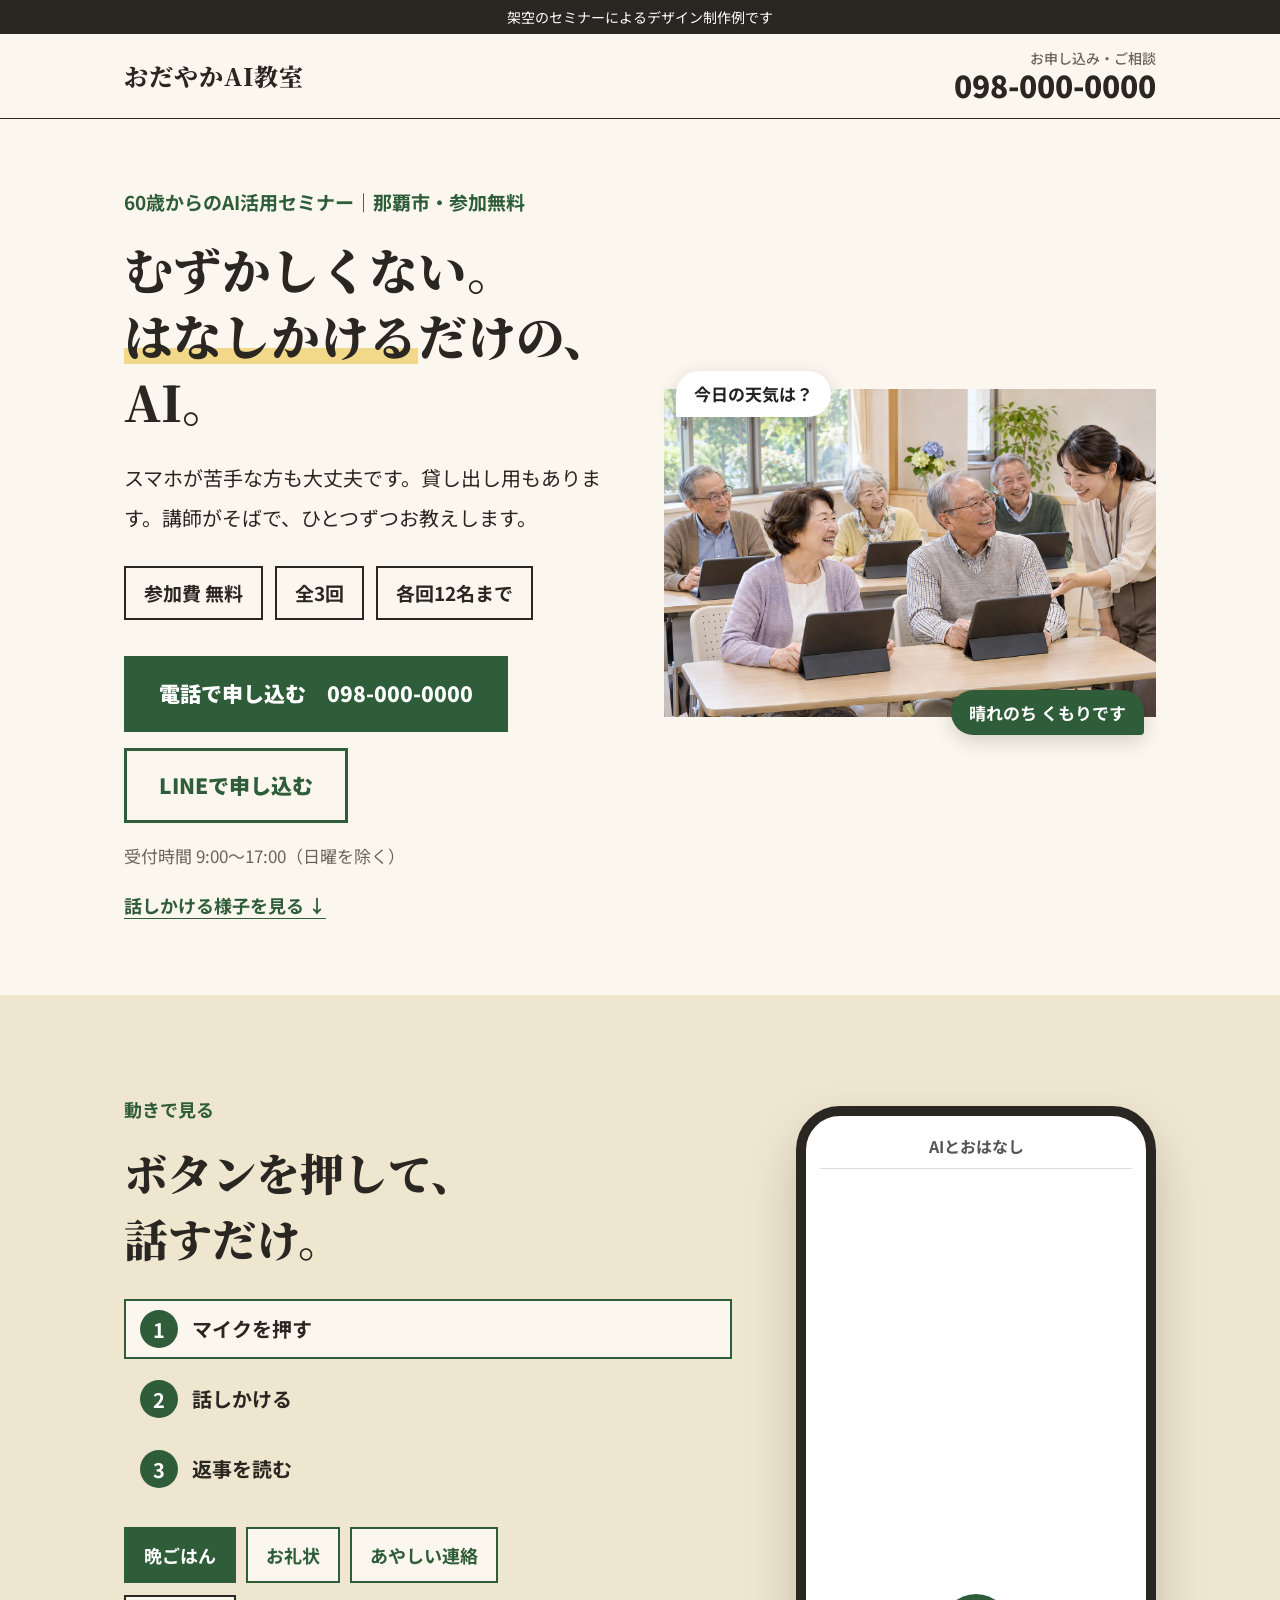
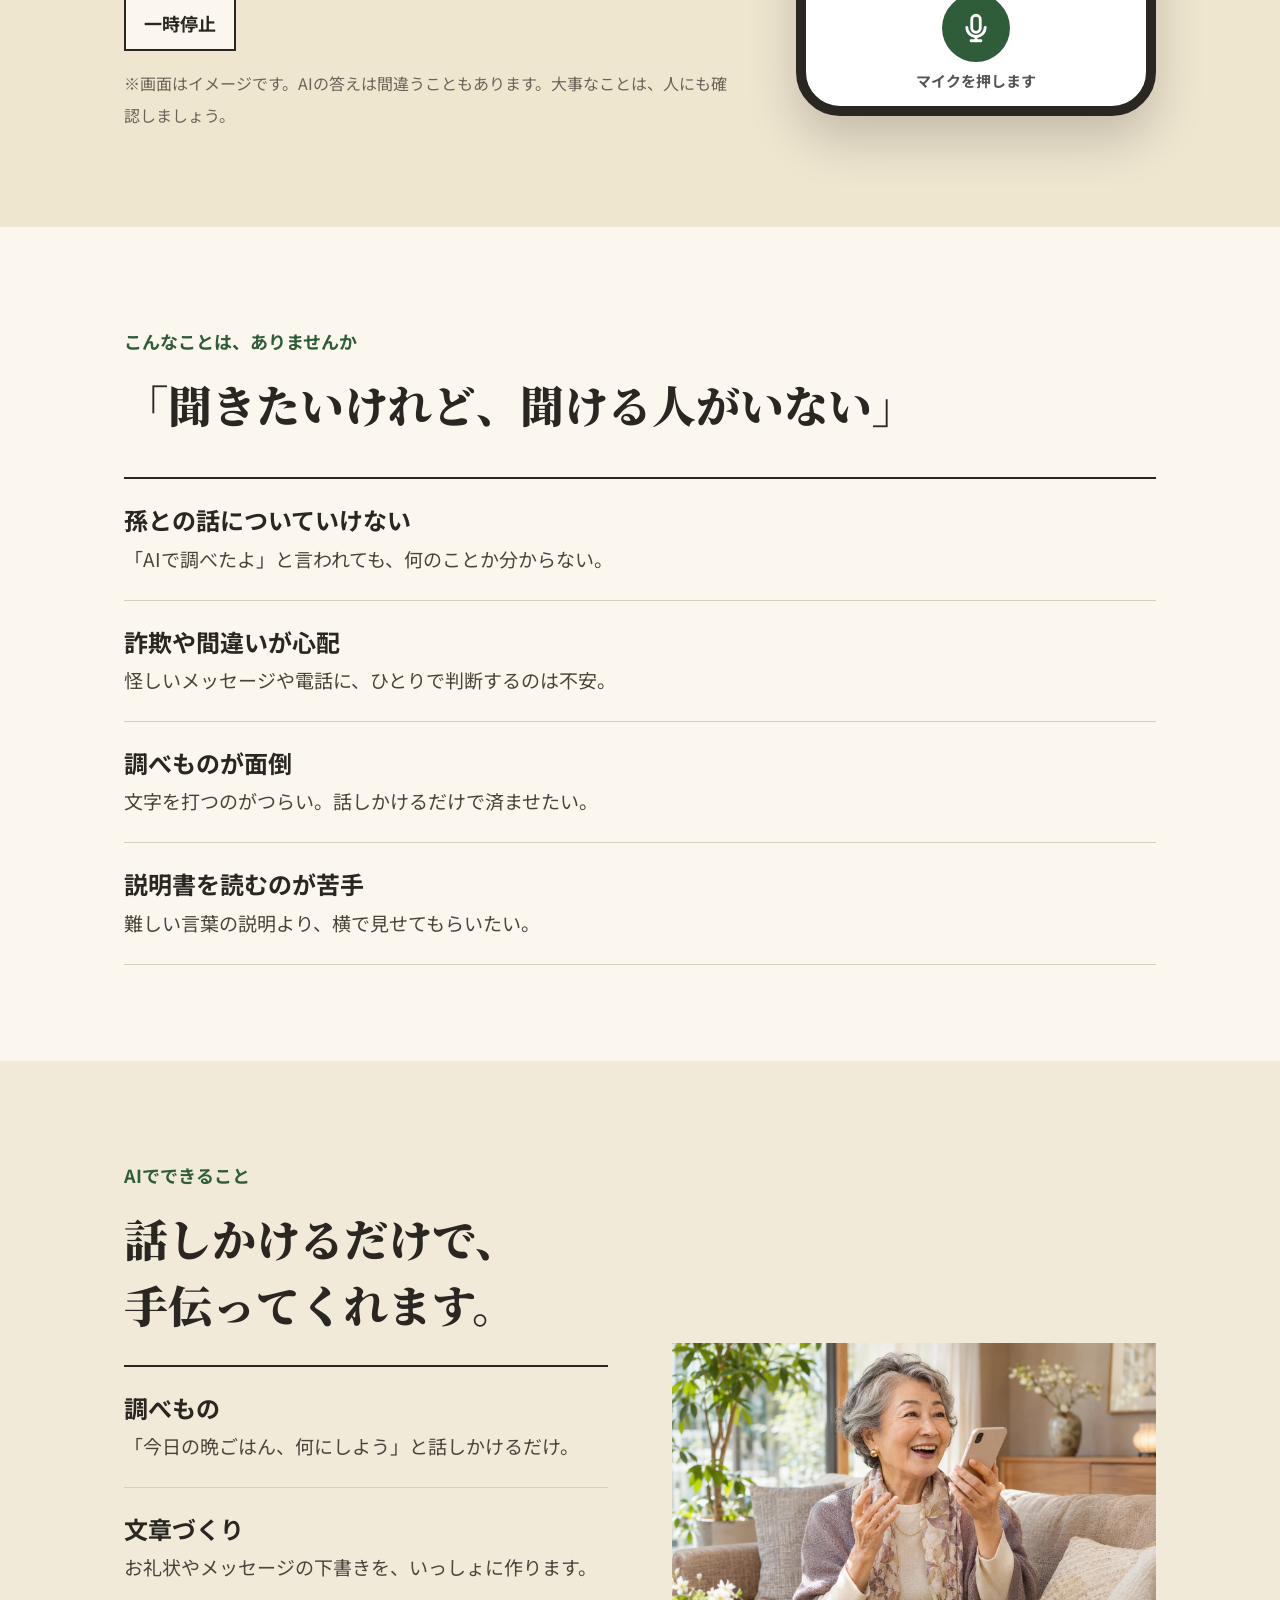
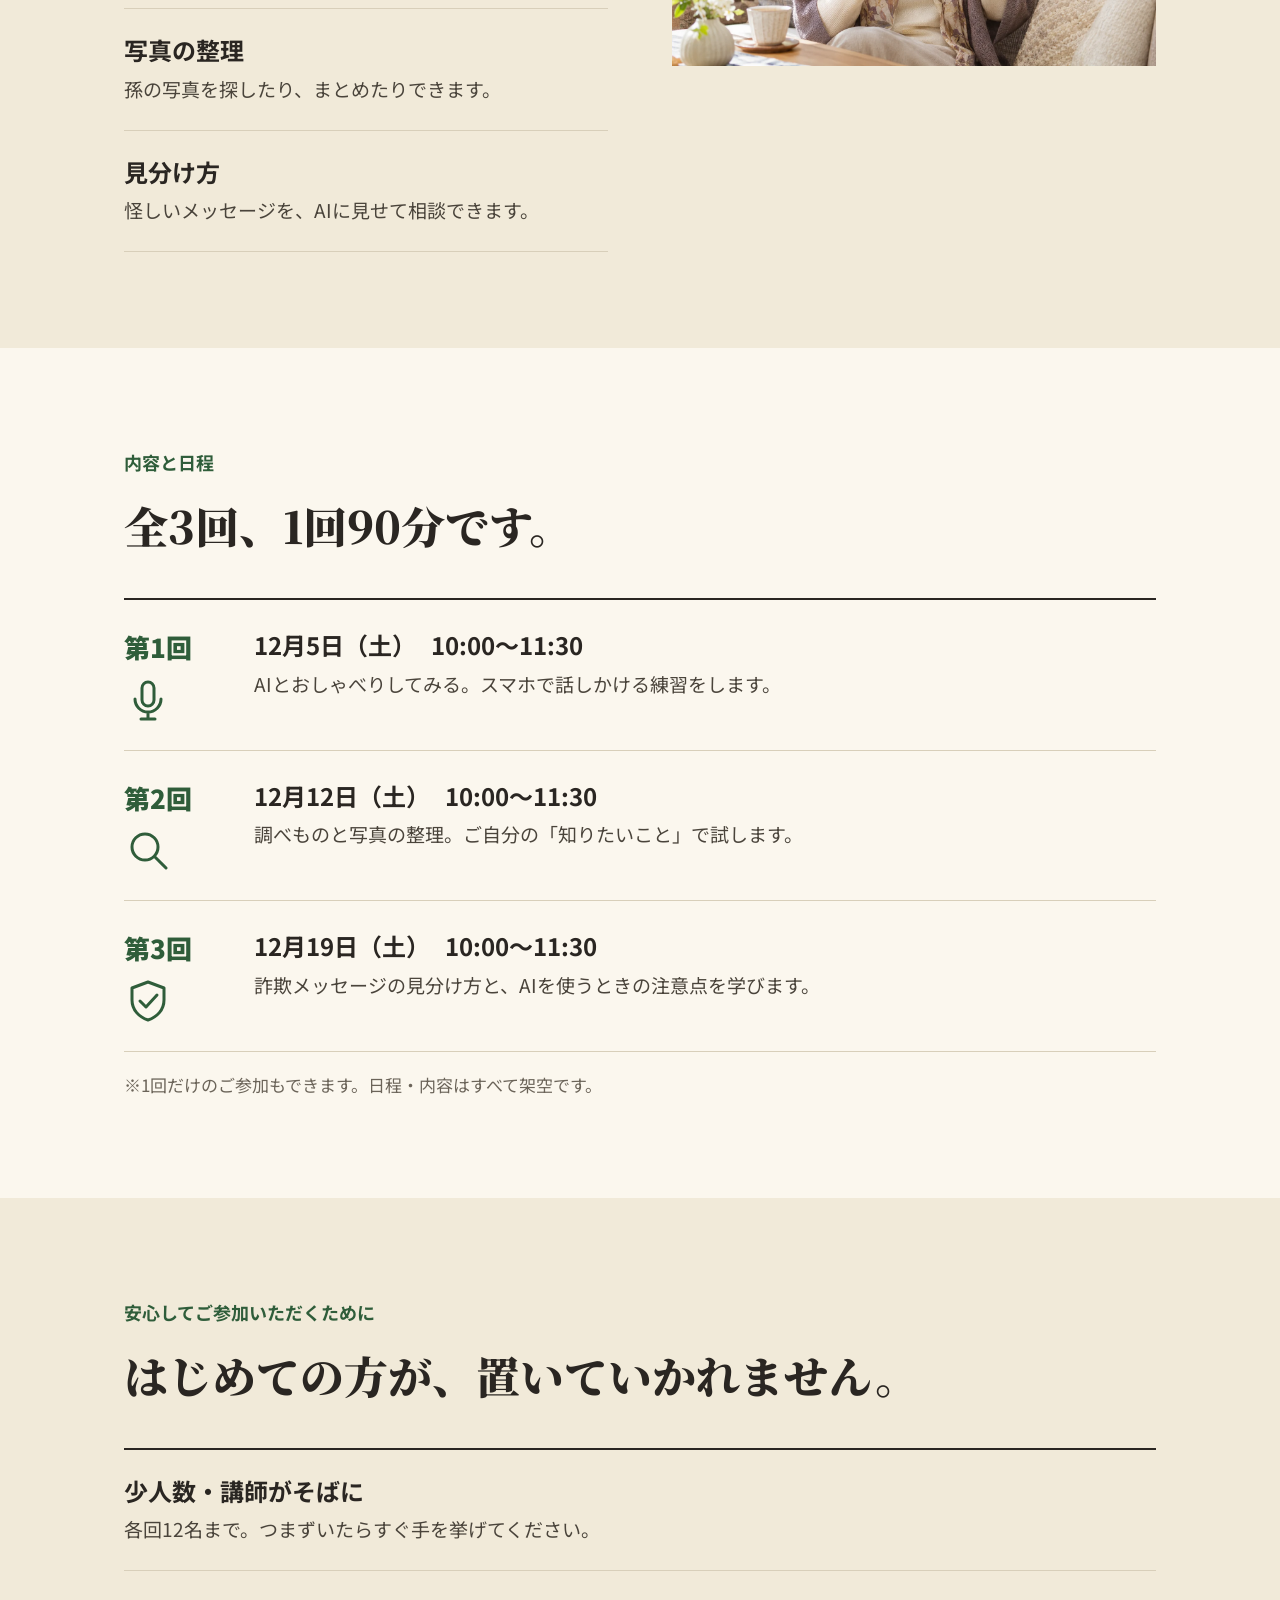
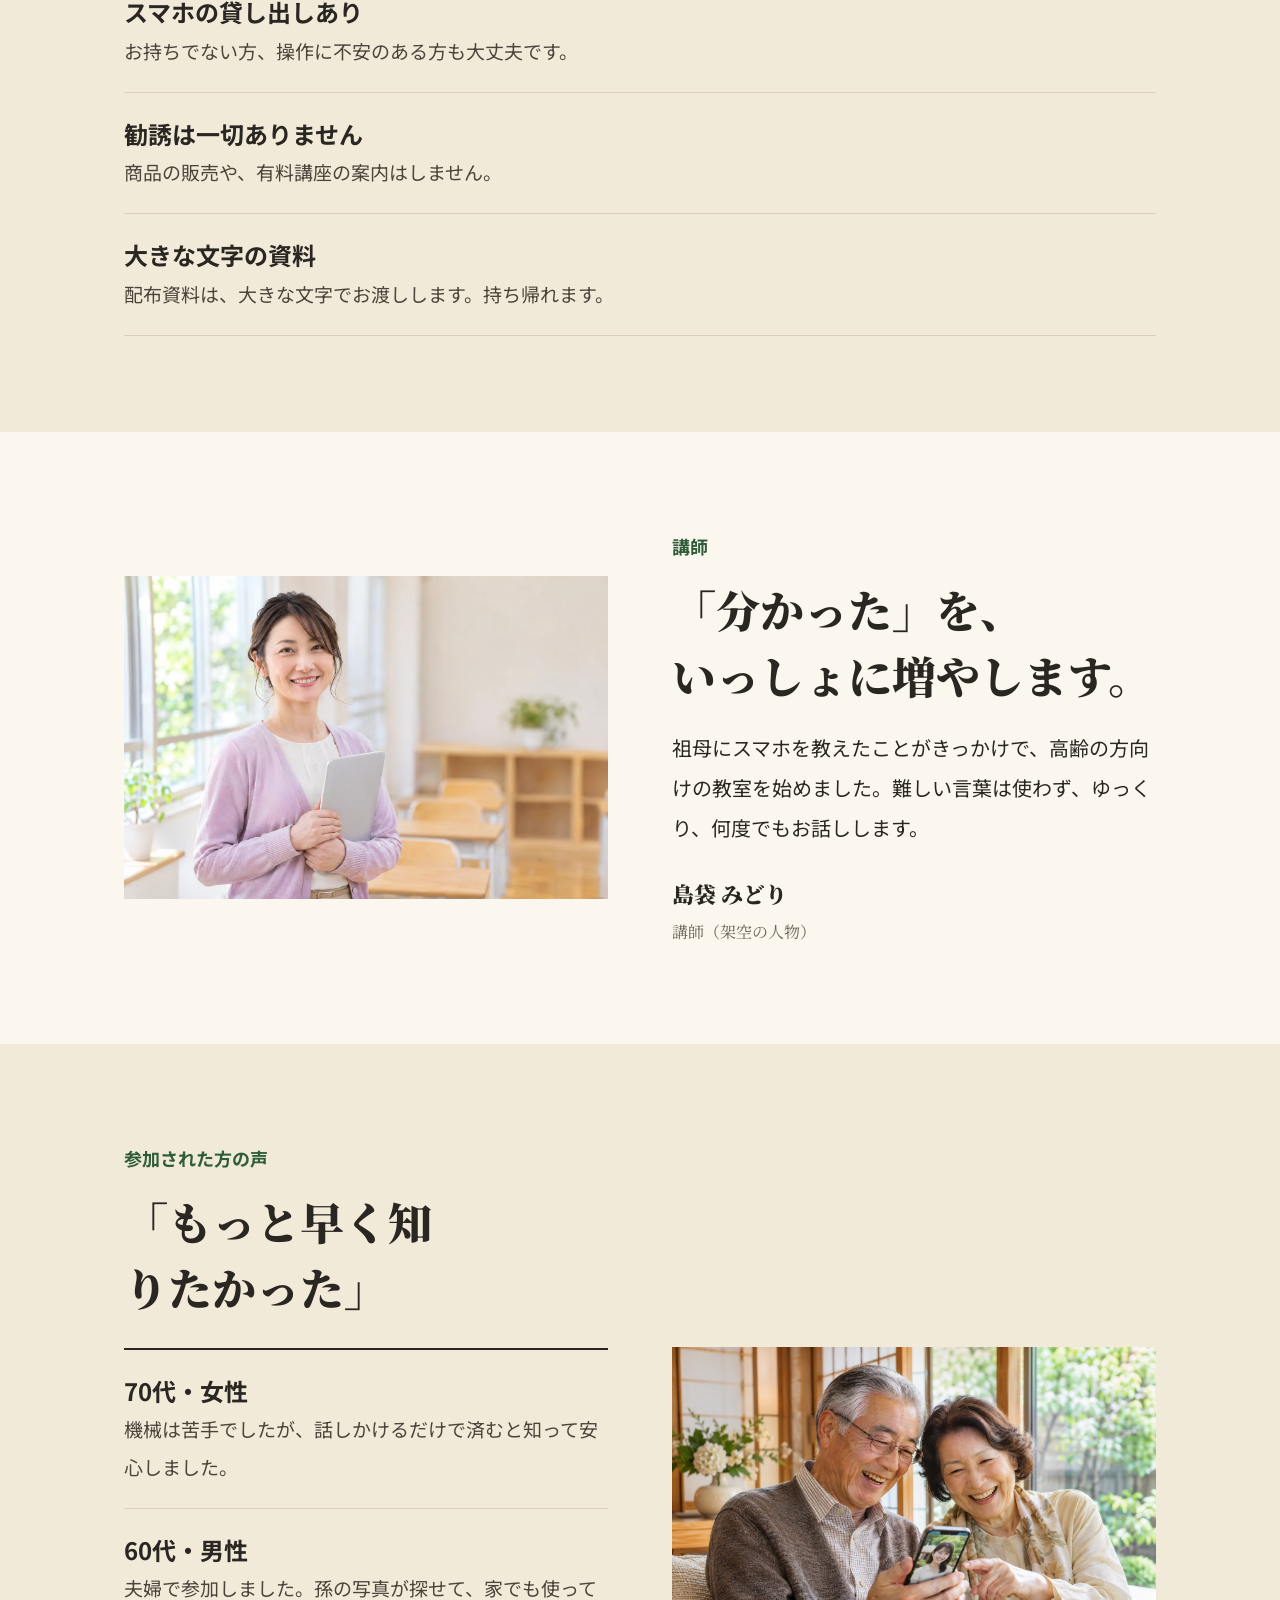
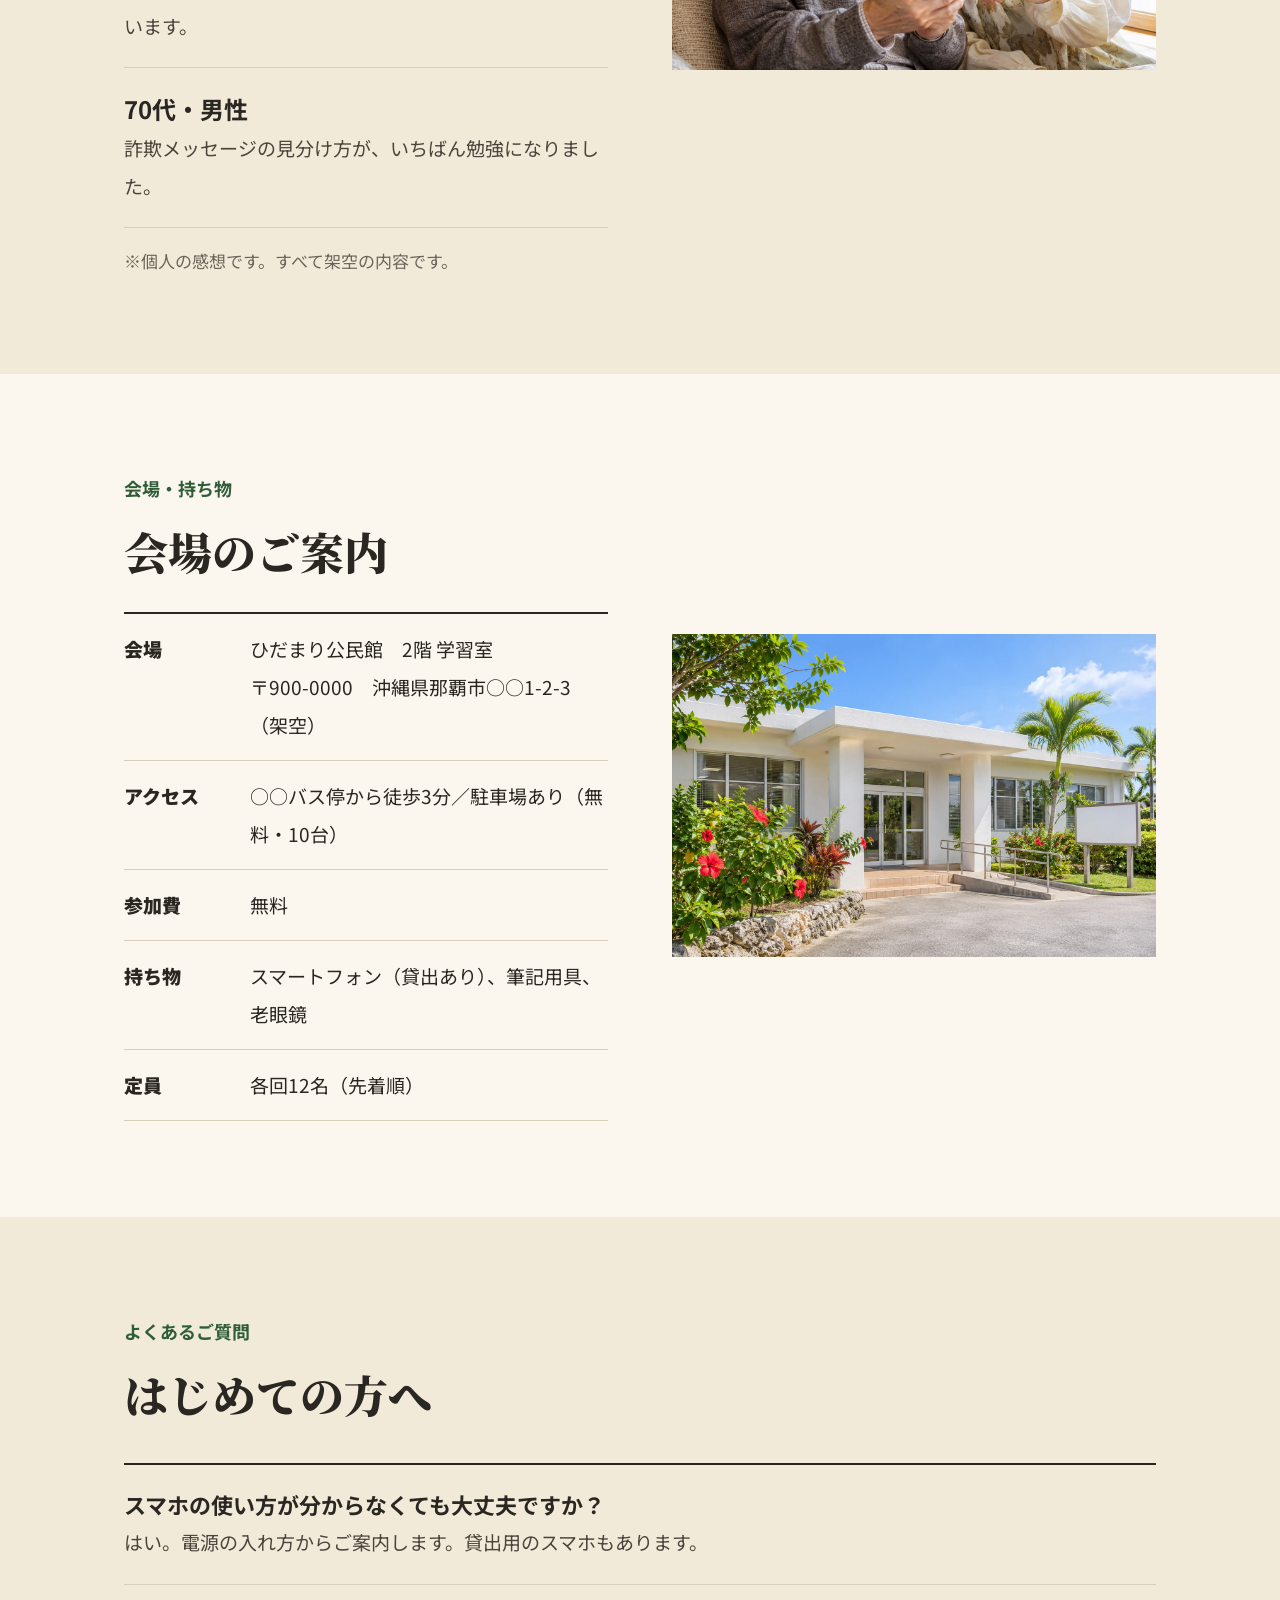
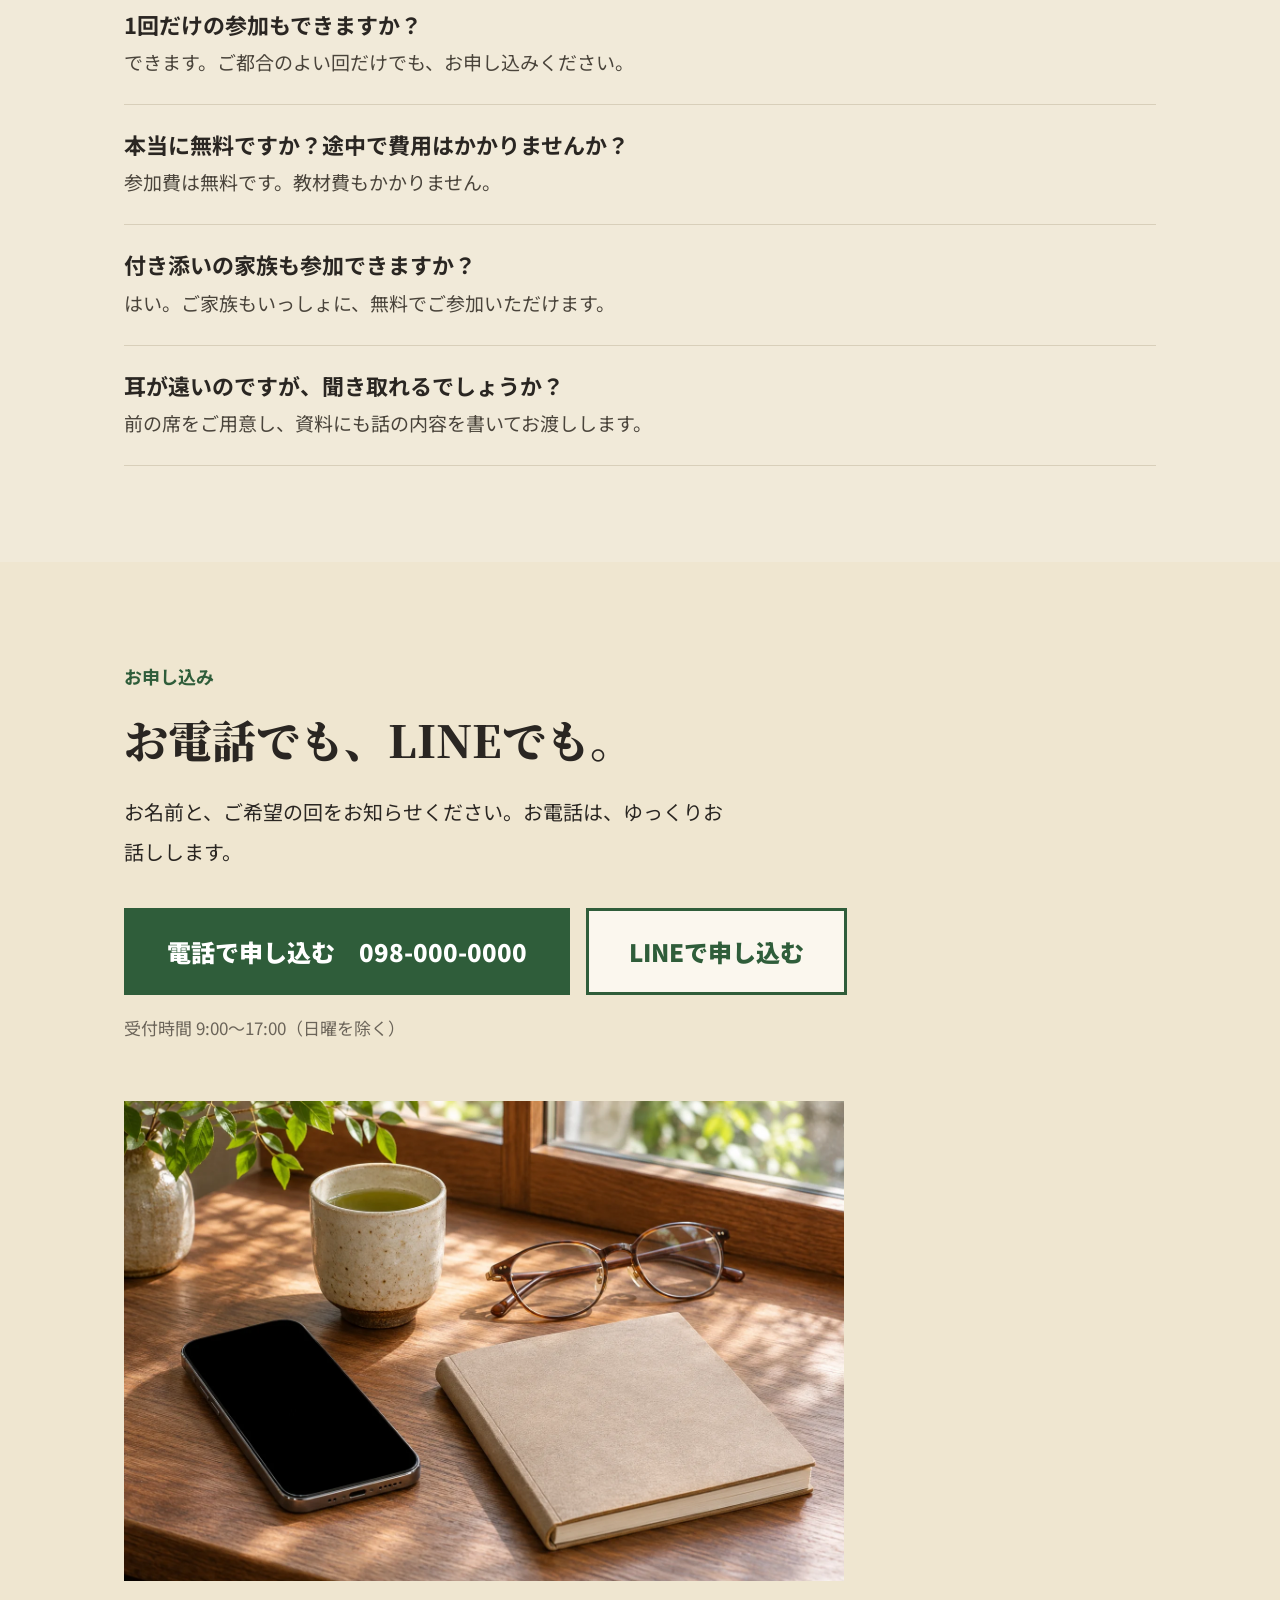
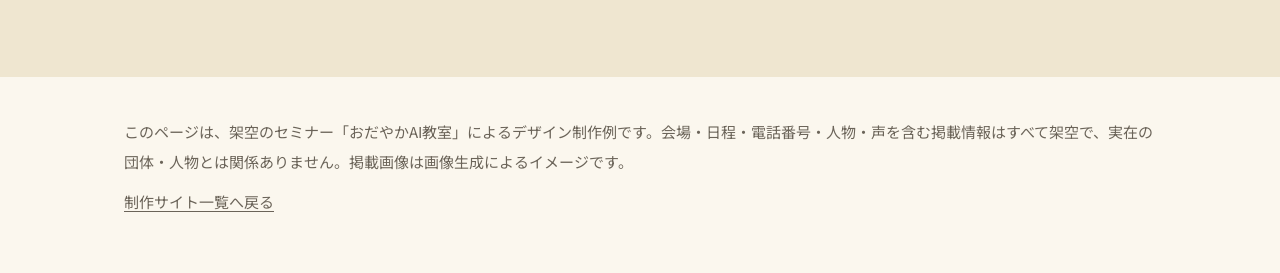
<file: index.html>
<!doctype html>
<html lang="ja">
<head>
<meta charset="utf-8">
<meta name="viewport" content="width=device-width, initial-scale=1">
<title>おだやかAI教室｜60歳からのAI活用セミナー（那覇市・参加無料）</title>
<meta name="description" content="60歳からのAI活用セミナー。スマホに話しかけるだけのAIを、講師がそばでお教えします。那覇市・参加無料・全3回。※架空のセミナーによるデザイン制作例です。">
<link rel="canonical" href="https://agarieyrn-create.github.io/ai-seminar-lp/">
<meta property="og:type" content="website">
<meta property="og:locale" content="ja_JP">
<meta property="og:title" content="おだやかAI教室｜60歳からのAI活用セミナー（架空）">
<meta property="og:description" content="60歳からのAI活用セミナー。スマホに話しかけるだけのAIを、講師がそばでお教えします。那覇市・参加無料・全3回。※架空のセミナーによるデザイン制作例です。">
<meta property="og:url" content="https://agarieyrn-create.github.io/ai-seminar-lp/">
<meta property="og:image" content="https://agarieyrn-create.github.io/ai-seminar-lp/images/ogp.jpg">
<meta name="twitter:card" content="summary_large_image">
<link rel="icon" href="data:image/svg+xml,%3Csvg xmlns='http://www.w3.org/2000/svg' viewBox='0 0 32 32'%3E%3Crect width='32' height='32' fill='%232f5d3a'/%3E%3C/svg%3E">
<link rel="preload" as="image" href="images/hero.webp">
<link rel="preconnect" href="https://fonts.googleapis.com">
<link rel="preconnect" href="https://fonts.gstatic.com" crossorigin>
<link href="https://fonts.googleapis.com/css2?family=Noto+Sans+JP:wght@400;500;700;900&family=Noto+Serif+JP:wght@700;900&display=swap" rel="stylesheet">
<link rel="stylesheet" href="style.css">
</head>
<body>
<p class="demo">架空のセミナーによるデザイン制作例です</p>
<header>
  <div class="wrap">
    <a class="brand" href="#top">おだやかAI教室</a>
    <a class="tel-h" href="#" data-link="tel"><small>お申し込み・ご相談</small>098-000-0000</a>
  </div>
</header>

<main id="top">
  <section class="hero">
    <div class="wrap hero-grid">
      <div class="copy">
        <p class="sub">60歳からのAI活用セミナー｜那覇市・参加無料</p>
        <h1><span>むずかしくない。</span><span><em class="mark">はなしかける</em>だけの、</span><span>AI。</span></h1>
        <p class="lead">スマホが苦手な方も大丈夫です。貸し出し用もあります。講師がそばで、ひとつずつお教えします。</p>
        <ul class="badges">
          <li>参加費 無料</li>
          <li>全3回</li>
          <li>各回12名まで</li>
        </ul>
        <div class="actions">
          <a class="btn primary" href="#" data-link="tel">電話で申し込む　<span class="num">098-000-0000</span></a>
          <a class="btn" href="#" data-link="line">LINEで申し込む</a>
        </div>
        <p class="note">受付時間 9:00〜17:00（日曜を除く）</p>
        <p class="to-demo"><a href="#demo">話しかける様子を見る ↓</a></p>
      </div>
      <div class="hero-visual">
      <img class="hero-img" src="images/hero.webp" width="1536" height="1024" alt="公民館の教室で、タブレットを前に笑顔の参加者と、横で教える講師" fetchpriority="high" decoding="async">
        <span class="bubble b1" aria-hidden="true">今日の天気は？</span>
        <span class="bubble b2" aria-hidden="true">晴れのち くもりです</span>
      </div>
    </div>
  </section>

  <section class="sec demo-sec" id="demo">
    <div class="wrap demo-grid">
      <div class="demo-head">
        <p class="label">動きで見る</p>
        <h2>ボタンを押して、<br>話すだけ。</h2>
        <ol class="how">
          <li data-how="0"><b>1</b>マイクを押す</li>
          <li data-how="1"><b>2</b>話しかける</li>
          <li data-how="2"><b>3</b>返事を読む</li>
        </ol>
        <div class="scenes" role="group" aria-label="見たい場面を選ぶ">
          <button type="button" data-scene="0" aria-pressed="true">晩ごはん</button>
          <button type="button" data-scene="1" aria-pressed="false">お礼状</button>
          <button type="button" data-scene="2" aria-pressed="false">あやしい連絡</button>
        </div>
        <button type="button" class="play">一時停止</button>
        <p class="note">※画面はイメージです。AIの答えは間違うこともあります。大事なことは、人にも確認しましょう。</p>
      </div>
      <div class="phone" aria-hidden="true">
        <p class="ph-title">AIとおはなし</p>
        <div class="chat">
          <p class="msg me"><span></span></p>
          <div class="dots"><i></i><i></i><i></i></div>
          <div class="msg ai"></div>
        </div>
        <div class="wave"><i></i><i></i><i></i><i></i><i></i><i></i><i></i><i></i><i></i></div>
        <div class="mic"><svg viewBox="0 0 24 24"><path d="M12 3a3 3 0 0 0-3 3v6a3 3 0 0 0 6 0V6a3 3 0 0 0-3-3zM5.5 11.5a6.5 6.5 0 0 0 13 0M12 18v3M8.5 21h7"/></svg></div>
        <p class="status">マイクを押します</p>
      </div>
      <ul class="sr">
        <li>晩ごはん：「冷蔵庫に卵と豆腐があります。晩ごはんは何がいい？」と話すと、「豆腐の卵とじはいかがですか。10分ほどで作れます」と返事が出ます。</li>
        <li>お礼状：「お野菜をもらったお礼を書きたい」と話すと、お礼の文の下書きが出ます。</li>
        <li>あやしい連絡：「荷物の不在通知が届いたけれど本物？」と聞くと、リンクを開かず、公式の窓口や家族に確認するようすすめます。</li>
      </ul>
    </div>
  </section>

  <section class="sec" id="worry">
    <div class="wrap">
      <p class="label">こんなことは、ありませんか</p>
      <h2>「聞きたいけれど、聞ける人がいない」</h2>
      <ul class="list">
        <li><b>孫との話についていけない</b><span>「AIで調べたよ」と言われても、何のことか分からない。</span></li>
        <li><b>詐欺や間違いが心配</b><span>怪しいメッセージや電話に、ひとりで判断するのは不安。</span></li>
        <li><b>調べものが面倒</b><span>文字を打つのがつらい。話しかけるだけで済ませたい。</span></li>
        <li><b>説明書を読むのが苦手</b><span>難しい言葉の説明より、横で見せてもらいたい。</span></li>
      </ul>
    </div>
  </section>

  <section class="sec tint" id="can">
    <div class="wrap split">
      <div>
        <p class="label">AIでできること</p>
        <h2>話しかけるだけで、<br>手伝ってくれます。</h2>
        <ul class="list compact">
          <li><b>調べもの</b><span>「今日の晩ごはん、何にしよう」と話しかけるだけ。</span></li>
          <li><b>文章づくり</b><span>お礼状やメッセージの下書きを、いっしょに作ります。</span></li>
          <li><b>写真の整理</b><span>孫の写真を探したり、まとめたりできます。</span></li>
          <li><b>見分け方</b><span>怪しいメッセージを、AIに見せて相談できます。</span></li>
        </ul>
      </div>
      <img src="images/phone.webp" width="1536" height="1024" alt="スマートフォンに話しかけて、嬉しそうに笑う女性" loading="lazy" decoding="async">
    </div>
  </section>

  <section class="sec" id="schedule">
    <div class="wrap">
      <p class="label">内容と日程</p>
      <h2>全3回、1回90分です。</h2>
      <ol class="steps">
        <li><span class="no">第1回<svg class="ico" viewBox="0 0 48 48" aria-hidden="true"><path pathLength="1" d="M24 6a6 6 0 0 0-6 6v12a6 6 0 0 0 12 0V12a6 6 0 0 0-6-6zM11 23a13 13 0 0 0 26 0M24 36v7M17 43h14"/></svg></span><div><b>12月5日（土） <span class="t">10:00〜11:30</span></b><p>AIとおしゃべりしてみる。スマホで話しかける練習をします。</p></div></li>
        <li><span class="no">第2回<svg class="ico" viewBox="0 0 48 48" aria-hidden="true"><path pathLength="1" d="M21 8a13 13 0 1 0 0 26a13 13 0 1 0 0-26zM31 31l11 11"/></svg></span><div><b>12月12日（土） <span class="t">10:00〜11:30</span></b><p>調べものと写真の整理。ご自分の「知りたいこと」で試します。</p></div></li>
        <li><span class="no">第3回<svg class="ico" viewBox="0 0 48 48" aria-hidden="true"><path pathLength="1" d="M24 5l16 6v12c0 10-7 17-16 20C15 40 8 33 8 23V11zM16 24l6 6 11-12"/></svg></span><div><b>12月19日（土） <span class="t">10:00〜11:30</span></b><p>詐欺メッセージの見分け方と、AIを使うときの注意点を学びます。</p></div></li>
      </ol>
      <p class="note">※1回だけのご参加もできます。日程・内容はすべて架空です。</p>
    </div>
  </section>

  <section class="sec tint" id="safe">
    <div class="wrap">
      <p class="label">安心してご参加いただくために</p>
      <h2>はじめての方が、置いていかれません。</h2>
      <ul class="list">
        <li><b>少人数・講師がそばに</b><span>各回12名まで。つまずいたらすぐ手を挙げてください。</span></li>
        <li><b>スマホの貸し出しあり</b><span>お持ちでない方、操作に不安のある方も大丈夫です。</span></li>
        <li><b>勧誘は一切ありません</b><span>商品の販売や、有料講座の案内はしません。</span></li>
        <li><b>大きな文字の資料</b><span>配布資料は、大きな文字でお渡しします。持ち帰れます。</span></li>
      </ul>
    </div>
  </section>

  <section class="sec" id="teacher">
    <div class="wrap split rev">
      <img class="port" src="images/instructor.webp" width="1536" height="1024" alt="講師の島袋さん。タブレットを持って、やさしくほほえんでいる" loading="lazy" decoding="async">
      <div>
        <p class="label">講師</p>
        <h2>「分かった」を、<br>いっしょに増やします。</h2>
        <p class="lead">祖母にスマホを教えたことがきっかけで、高齢の方向けの教室を始めました。難しい言葉は使わず、ゆっくり、何度でもお話しします。</p>
        <p class="name">島袋 みどり<span>講師（架空の人物）</span></p>
      </div>
    </div>
  </section>

  <section class="sec tint" id="voice">
    <div class="wrap split">
      <div>
        <p class="label">参加された方の声</p>
        <h2>「もっと早く知りたかった」</h2>
        <ul class="list compact">
          <li><b>70代・女性</b><span>機械は苦手でしたが、話しかけるだけで済むと知って安心しました。</span></li>
          <li><b>60代・男性</b><span>夫婦で参加しました。孫の写真が探せて、家でも使っています。</span></li>
          <li><b>70代・男性</b><span>詐欺メッセージの見分け方が、いちばん勉強になりました。</span></li>
        </ul>
        <p class="note">※個人の感想です。すべて架空の内容です。</p>
      </div>
      <img src="images/couple.webp" width="1536" height="1024" alt="ひとつのスマートフォンをいっしょにのぞき込む、ご夫婦" loading="lazy" decoding="async">
    </div>
  </section>

  <section class="sec" id="info">
    <div class="wrap split">
      <div>
        <p class="label">会場・持ち物</p>
        <h2>会場のご案内</h2>
        <dl class="info">
          <div><dt>会場</dt><dd>ひだまり公民館　2階 学習室<br>〒900-0000　沖縄県那覇市○○1-2-3（架空）</dd></div>
          <div><dt>アクセス</dt><dd>○○バス停から徒歩3分／駐車場あり（無料・10台）</dd></div>
          <div><dt>参加費</dt><dd>無料</dd></div>
          <div><dt>持ち物</dt><dd>スマートフォン（貸出あり）、筆記用具、老眼鏡</dd></div>
          <div><dt>定員</dt><dd>各回12名（先着順）</dd></div>
        </dl>
      </div>
      <img src="images/venue.webp" width="1536" height="1024" alt="白い壁に植栽のある、小さな公民館の外観" loading="lazy" decoding="async">
    </div>
  </section>

  <section class="sec tint" id="faq">
    <div class="wrap">
      <p class="label">よくあるご質問</p>
      <h2>はじめての方へ</h2>
      <div class="faq">
        <div><b>スマホの使い方が分からなくても大丈夫ですか？</b><span>はい。電源の入れ方からご案内します。貸出用のスマホもあります。</span></div>
        <div><b>1回だけの参加もできますか？</b><span>できます。ご都合のよい回だけでも、お申し込みください。</span></div>
        <div><b>本当に無料ですか？途中で費用はかかりませんか？</b><span>参加費は無料です。教材費もかかりません。</span></div>
        <div><b>付き添いの家族も参加できますか？</b><span>はい。ご家族もいっしょに、無料でご参加いただけます。</span></div>
        <div><b>耳が遠いのですが、聞き取れるでしょうか？</b><span>前の席をご用意し、資料にも話の内容を書いてお渡しします。</span></div>
      </div>
    </div>
  </section>

  <section class="sec cta" id="apply">
    <div class="wrap">
      <p class="label">お申し込み</p>
      <h2>お電話でも、LINEでも。</h2>
      <p class="lead">お名前と、ご希望の回をお知らせください。お電話は、ゆっくりお話しします。</p>
      <div class="actions">
        <a class="btn primary big" href="#" data-link="tel">電話で申し込む　<span class="num">098-000-0000</span></a>
        <a class="btn big" href="#" data-link="line">LINEで申し込む</a>
      </div>
      <p class="note">受付時間 9:00〜17:00（日曜を除く）</p>
      <img class="desk" src="images/desk.webp" width="1536" height="1024" alt="窓辺の机に置かれた、スマートフォンと湯のみ、老眼鏡" loading="lazy" decoding="async">
    </div>
  </section>
</main>

<footer>
  <div class="wrap">このページは、架空のセミナー「おだやかAI教室」によるデザイン制作例です。会場・日程・電話番号・人物・声を含む掲載情報はすべて架空で、実在の団体・人物とは関係ありません。掲載画像は画像生成によるイメージです。
    <p class="back"><a href="https://agarieyrn-create.github.io/">制作サイト一覧へ戻る</a></p></div>
</footer>

<nav class="bar" aria-label="お申し込み">
  <a class="main" href="#" data-link="tel">電話で申し込む</a>
  <a href="#" data-link="line">LINE</a>
</nav>

<script src="links.js" defer></script>
<script src="motion.js" defer></script>
</body>
</html>
</file>
<file: style.css>
*{box-sizing:border-box;margin:0;padding:0}
html{scroll-behavior:smooth}
body{font-family:"Noto Sans JP",sans-serif;color:var(--ink);background:var(--paper);line-height:2;font-size:20px;-webkit-font-smoothing:antialiased}
img{display:block;max-width:100%;height:auto}
a{color:inherit}
h1,h2,h3{text-wrap:balance}
.wrap{max-width:1080px;margin:0 auto;padding:0 var(--gutter)}

header{background:var(--paper);border-bottom:2px solid var(--ink);position:relative;z-index:5}
header .wrap{display:flex;justify-content:space-between;align-items:center;min-height:84px;gap:16px}
.brand{white-space:nowrap;font-weight:900;font-size:24px;text-decoration:none;letter-spacing:.04em}
.tel-h{text-decoration:none;font-weight:900;font-size:30px;line-height:1.2;text-align:right;white-space:nowrap}
.tel-h small{display:block;font-size:14px;font-weight:500;color:var(--mute)}

.btn{display:inline-block;text-decoration:none;font-weight:900;font-size:21px;line-height:1.4;padding:20px 32px;border:3px solid var(--accent);color:var(--accent);background:var(--paper);text-align:center}
.btn.primary{background:var(--accent);color:#fff}
.btn .num{white-space:nowrap}
.btn:hover{filter:brightness(.92)}
.btn.big{font-size:24px;padding:24px 40px}
.actions{display:flex;flex-wrap:wrap;gap:16px;margin-top:36px}
.note{margin-top:16px;font-size:17px;color:var(--mute)}

.hero{padding:64px 0 72px;background:var(--hero)}
.hero-grid{display:grid;grid-template-columns:1fr;gap:40px}
.hero .sub{font-size:19px;font-weight:700;color:var(--accent);margin-bottom:16px}
.hero h1{font-size:clamp(40px,6vw,68px);line-height:1.35;font-weight:900}
.hero h1 span{display:block}
.hero .lead{margin-top:24px;max-width:28em}
.badges{list-style:none;display:flex;flex-wrap:wrap;gap:12px;margin-top:28px}
.badges li{border:2px solid var(--ink);padding:6px 18px;font-weight:700;font-size:19px;background:var(--paper)}
.hero-img{width:100%;aspect-ratio:3/2;object-fit:cover}

.sec{padding:96px 0}
.tint{background:var(--tint)}
.label{font-size:18px;font-weight:700;color:var(--accent);margin-bottom:12px}
h2{font-size:clamp(30px,4vw,44px);line-height:1.5;font-weight:900}
.lead{margin-top:20px;max-width:30em}
.split{display:grid;grid-template-columns:1fr 1fr;gap:64px;align-items:center}
.split.rev{grid-template-columns:1fr 1fr}
.split img{width:100%;aspect-ratio:3/2;object-fit:cover}

.list{list-style:none;margin-top:40px;border-top:2px solid var(--ink)}
.list li{padding:22px 0;border-bottom:1px solid var(--line)}
.list b{display:block;font-size:24px;line-height:1.6}
.list span{display:block;font-size:19px;color:var(--sub)}
.list.compact{margin-top:28px}

.steps{list-style:none;margin-top:40px;border-top:2px solid var(--ink)}
.steps li{display:grid;grid-template-columns:110px 1fr;gap:20px;padding:26px 0;border-bottom:1px solid var(--line);align-items:start}
.steps .no{font-weight:900;font-size:26px;color:var(--accent);line-height:1.6}
.steps b{display:block;font-size:24px;line-height:1.6}
.steps b .t{display:inline-block;margin-left:.4em}
.steps p{font-size:19px;color:var(--sub)}

.name{margin-top:24px;font-weight:900;font-size:22px}
.name span{display:block;font-weight:400;font-size:16px;color:var(--mute)}

.info{margin-top:28px;border-top:2px solid var(--ink)}
.info div{display:grid;grid-template-columns:110px 1fr;gap:16px;padding:16px 0;border-bottom:1px solid var(--line);font-size:19px}
.info dt{font-weight:900}

.faq{margin-top:36px;border-top:2px solid var(--ink)}
.faq div{padding:22px 0;border-bottom:1px solid var(--line)}
.faq b{display:block;font-size:22px;line-height:1.6}
.faq span{font-size:19px;color:var(--sub)}

.cta{background:var(--cta)}
.cta .desk{margin-top:56px;width:100%;max-width:720px;aspect-ratio:3/2;object-fit:cover}

.demo{background:var(--ink);color:#fff;text-align:center;font-size:14px;line-height:1.6;padding:6px 12px}
footer{padding:40px 0 56px;font-size:15px;color:var(--mute)}
footer .back{margin-top:10px}
footer .back a{text-decoration:underline;text-underline-offset:3px}
.bar{display:none}
.toast{position:fixed;left:50%;bottom:96px;transform:translateX(-50%);background:#222;color:#fff;font-size:16px;line-height:1.6;padding:12px 18px;z-index:60;max-width:calc(100% - 32px);text-align:center}

@media(max-width:820px){
  :root{--gutter:20px}
  body{font-size:19px}
  header .wrap{min-height:72px}
  .brand{font-size:19px}
  .tel-h{font-size:21px}
  .tel-h small{font-size:12px}
  .hero{padding:40px 0 48px}
  .hero h1{font-size:min(32px,calc((100vw - 48px) / 10))}
  .btn .num{display:block}
  .steps b{font-size:22px}
  .steps b .t{margin-left:0;display:block}
  .sec{padding:64px 0}
  .split,.split.rev{grid-template-columns:1fr;gap:32px}
  .actions .btn{flex:1 1 100%}
  .btn,.btn.big{font-size:20px;padding:20px 16px}
  .steps li{grid-template-columns:1fr;gap:4px}
  .info div{grid-template-columns:1fr;gap:2px}
  body{padding-bottom:76px}
  .bar{display:grid;grid-template-columns:2fr 1fr;position:fixed;left:0;right:0;bottom:0;z-index:20;background:var(--paper);border-top:2px solid var(--ink)}
  .bar a{text-align:center;text-decoration:none;font-size:20px;font-weight:900;padding:18px 4px}
  .bar a.main{background:var(--accent);color:#fff}
  .bar a+a{border-left:2px solid var(--ink)}
}
@media(max-width:360px){
  header .wrap{gap:8px}
  .brand{font-size:16px}
  .tel-h{font-size:18px}
}

/* 動き：ゆっくり・控えめ。端末の「動きを減らす」設定では止める */
.sr{position:absolute;width:1px;height:1px;overflow:hidden;clip-path:inset(50%);white-space:nowrap}
.mark{font-style:normal;background:linear-gradient(transparent 68%,#f2d98a 68% 92%,transparent 92%) no-repeat;background-size:100% 100%}
.to-demo{margin-top:14px;font-size:18px;font-weight:700}
.to-demo a{color:var(--accent);text-underline-offset:5px}
.hero-visual{position:relative;min-width:0}
.bubble{position:absolute;background:#fff;color:#222;font-size:17px;font-weight:700;line-height:1.5;padding:10px 18px;border-radius:24px;box-shadow:0 6px 20px rgba(0,0,0,.16)}
.b1{left:12px;top:-18px;border-bottom-left-radius:4px}
.b2{right:12px;bottom:-18px;background:var(--accent);color:#fff;border-bottom-right-radius:4px}

.demo-sec{background:var(--cta)}
.demo-grid{display:grid;grid-template-columns:1fr 360px;gap:64px;align-items:center}
.how{list-style:none;margin-top:28px;display:grid;gap:10px}
.how li{display:flex;align-items:center;gap:14px;font-weight:700;padding:8px 14px;border:2px solid transparent;transition:background .5s,border-color .5s}
.how b{display:grid;place-items:center;width:38px;height:38px;border-radius:50%;background:var(--accent);color:#fff;flex:none}
.how li.on{background:var(--paper);border-color:var(--accent)}
.scenes{display:flex;flex-wrap:wrap;gap:10px;margin-top:28px}
.scenes button,.play{font:inherit;font-size:18px;font-weight:700;line-height:1.4;min-height:56px;padding:12px 18px;border:2px solid var(--accent);background:var(--paper);color:var(--accent);cursor:pointer}
.scenes button[aria-pressed=true]{background:var(--accent);color:#fff}
.play{margin-top:12px;border-color:var(--ink);color:var(--ink)}
.demo-head .note{font-size:16px}
.phone{width:100%;max-width:360px;margin:0 auto;height:610px;display:flex;flex-direction:column;align-items:center;background:#fff;color:#222;border:10px solid #2a2622;border-radius:44px;padding:14px 14px 10px;box-shadow:0 24px 50px rgba(0,0,0,.18)}
.ph-title{font-size:16px;font-weight:700;color:#555;border-bottom:1px solid #ddd;width:100%;text-align:center;padding-bottom:6px}
.chat{flex:1;width:100%;display:flex;flex-direction:column;gap:12px;padding-top:14px;overflow:hidden}
.msg{font-size:17px;line-height:1.7;padding:10px 14px;border-radius:18px;max-width:92%}
.me{align-self:flex-end;background:#e3efd9;border-bottom-right-radius:4px}
.ai{align-self:flex-start;background:#f2f0ec;border-bottom-left-radius:4px}
.ai p{transition:opacity .6s,transform .6s}
.ai p.wait{opacity:0;transform:translateY(8px)}
.phone .off{display:none}
.dots{display:flex;gap:6px;padding:8px 14px}
.dots i{width:10px;height:10px;border-radius:50%;background:#999;animation:dot 1.2s infinite}
.dots i:nth-child(2){animation-delay:.2s}.dots i:nth-child(3){animation-delay:.4s}
.wave{display:flex;align-items:center;gap:5px;height:34px;visibility:hidden}
.wave i{width:6px;height:8px;border-radius:3px;background:var(--accent);animation:wave 1s ease-in-out infinite}
.wave i:nth-child(2n){animation-delay:.25s}.wave i:nth-child(3n){animation-delay:.5s}
.listening .wave{visibility:visible}
.mic{width:68px;height:68px;border-radius:50%;background:var(--accent);display:grid;place-items:center;flex:none;margin-top:4px}
.mic svg{width:34px;height:34px;fill:none;stroke:#fff;stroke-width:2;stroke-linecap:round}
.pressing .mic,.listening .mic{animation:ring 1.4s ease-out infinite}
.status{font-size:15px;font-weight:700;color:#555;margin-top:4px}
.paused .phone *{animation-play-state:paused!important}

.ico{display:block;width:48px;height:48px;margin-top:8px;fill:none;stroke:var(--accent);stroke-width:3;stroke-linecap:round;stroke-linejoin:round}

/* スクロールで現れる（JavaScriptが動くときだけ隠す） */
.rv{opacity:0;transform:translateY(22px);transition:opacity .8s ease,transform .8s ease}
.rv.in{opacity:1;transform:none}
.rv .ico path{stroke-dasharray:1;stroke-dashoffset:1;transition:stroke-dashoffset 1.6s ease .4s}
.rv.in .ico path{stroke-dashoffset:0}

@media(prefers-reduced-motion:no-preference){
  .hero .copy>*{animation:up .9s ease both}
  .hero .copy>:nth-child(2){animation-delay:.12s}
  .hero .copy>:nth-child(3){animation-delay:.24s}
  .hero .copy>:nth-child(n+4){animation-delay:.36s}
  .mark{animation:draw 1.2s ease 1s both}
  .b1{animation:up .8s ease 1.4s both}
  .b2{animation:up .8s ease 2.6s both}
}
@media(prefers-reduced-motion:reduce){
  html{scroll-behavior:auto}

  .phone *,.how li{animation:none!important;transition:none!important}
}
@keyframes up{from{opacity:0;transform:translateY(16px)}}
@keyframes draw{from{background-size:0 100%}}
@keyframes dot{0%,60%,100%{opacity:.35;transform:none}30%{opacity:1;transform:translateY(-5px)}}
@keyframes wave{50%{height:30px}}
@keyframes ring{from{box-shadow:0 0 0 0 rgba(47,93,58,.5)}to{box-shadow:0 0 0 20px rgba(47,93,58,0)}}

@media(max-width:820px){
  .demo-grid{grid-template-columns:1fr;gap:32px}
  .bubble{font-size:15px;padding:8px 14px}
  .scenes button{flex:1 1 40%}
  .play{width:100%}
}
.demo-sec:not(.ready) :is(.scenes,.play,.how,.phone){display:none}
.demo-sec:not(.ready) .sr{position:static;width:auto;height:auto;clip-path:none;white-space:normal;overflow:visible;padding-left:1.2em;grid-column:1/-1}
@media(max-width:820px){
  /* スマホでは、場面ボタンのすぐ下に画面を置く */
  .demo-grid{display:flex;flex-direction:column;align-items:stretch;gap:0}
  .demo-head{display:contents}
  .demo-head .label{order:1}
  .demo-head h2{order:2}
  .scenes{order:3;margin-top:20px;flex-wrap:nowrap;gap:6px}
  .scenes button{flex:1 1 auto;font-size:16px;padding:8px 4px}
  .phone{order:4;height:520px;margin:14px auto 0}
  .msg{font-size:16px;line-height:1.6}
  .play{order:5}
  .how{order:6}
  .demo-head .note{order:7}
  .demo-grid>.sr{order:8}
  .steps .no{display:flex;align-items:center;gap:12px}
  .ico{margin-top:0;width:40px;height:40px}
}
@media(max-width:360px){
  .phone{height:550px;border-width:7px;padding:10px 8px}
  .msg{font-size:15px;padding:8px 10px}
  .mic{width:56px;height:56px}
}

/* 案A：紙のようなやわらかい配色・明朝見出し・左右2分割 */
:root{--ink:#2a2622;--paper:#fbf7ee;--tint:#f1ead9;--hero:#fbf7ee;--cta:#efe6d0;--mute:#6b6459;--sub:#4a443b;--line:#d8cfba;--accent:#2f5d3a;--gutter:24px}
h1,h2,h3,.brand,.name{font-family:"Noto Serif JP",serif}
header{border-bottom:1px solid var(--ink)}
@media(min-width:821px){
  .hero-grid{grid-template-columns:1fr 1fr;align-items:center;gap:48px}
  .hero h1{font-size:clamp(36px,3.8vw,54px)}
  .hero-img{aspect-ratio:3/2}
}
</file>
